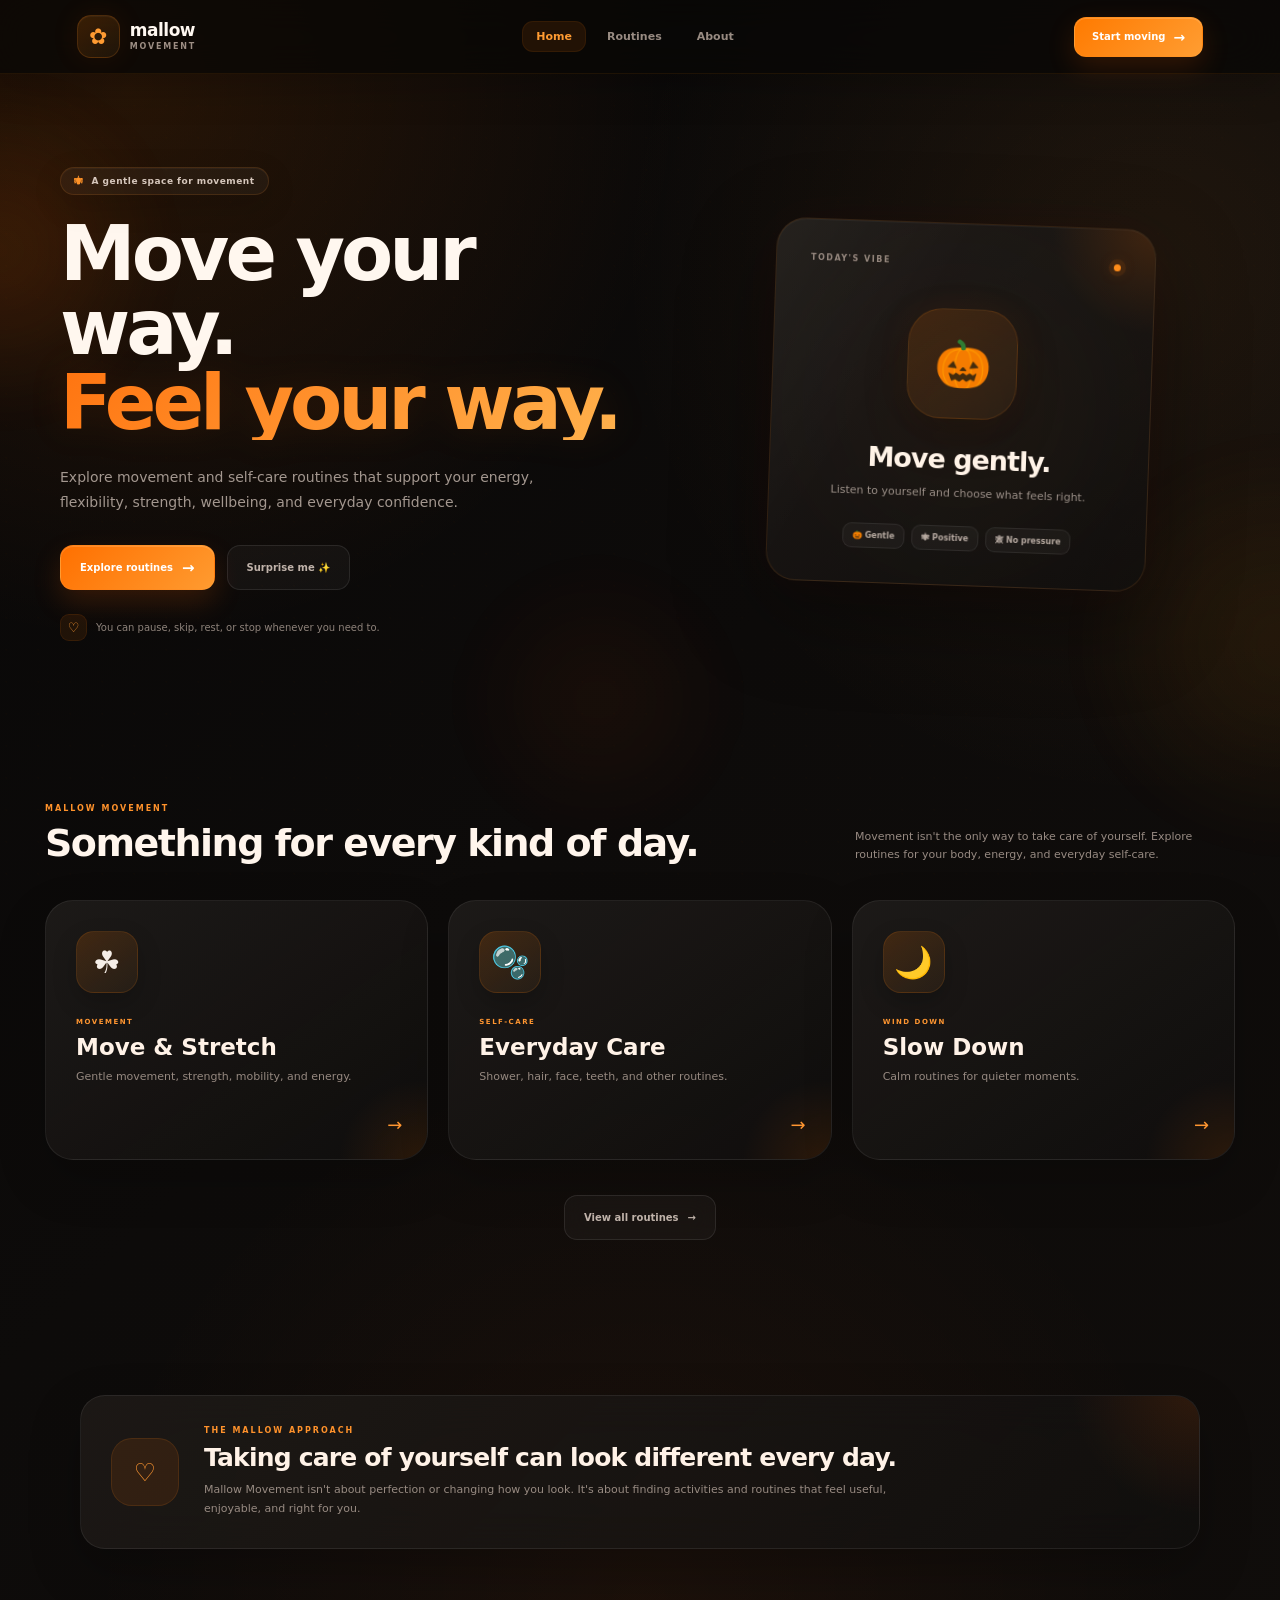
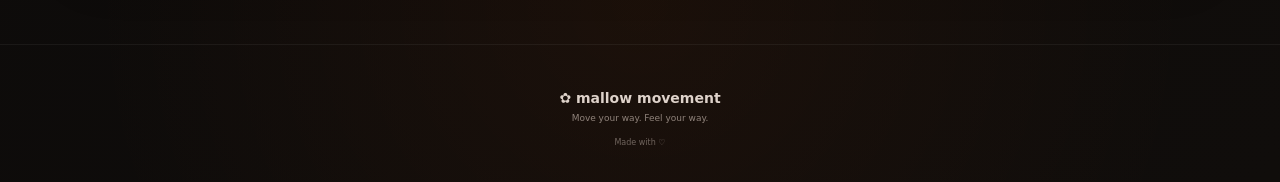
<file: index.html>
<!DOCTYPE html>
<html lang="en">
<head>
  <meta charset="UTF-8">
  <meta
    name="viewport"
    content="width=device-width, initial-scale=1.0"
  >

  <title>Mallow Movement — Move Your Way</title>

  <link rel="stylesheet" href="style.css">
</head>

<body>

  <div class="background-glow glow-one"></div>
  <div class="background-glow glow-two"></div>
  <div class="background-glow glow-three"></div>


  <!-- Navigation -->
  <nav class="navbar">

    <a href="index.html" class="brand">

      <div class="brand-flower">
        ✿
      </div>

      <div>
        <strong>mallow</strong>
        <span>movement</span>
      </div>

    </a>


    <div class="nav-links">

      <a href="index.html" class="active">
        Home
      </a>

      <a href="routines.html">
        Routines
      </a>

      <a href="#about">
        About
      </a>

    </div>


    <a
      href="routines.html"
      class="start-button"
    >
      Start moving
      <span>→</span>
    </a>

  </nav>



  <!-- Main -->
  <main>


    <!-- Hero -->
    <section class="hero">

      <div class="hero-content">

        <div class="welcome-pill">
          <span>🕷</span>
          A gentle space for movement
        </div>


        <h1>
          Move your way.
          <span>Feel your way.</span>
        </h1>


        <p>
          Explore movement and self-care routines that
          support your energy, flexibility, strength,
          wellbeing, and everyday confidence.
        </p>


        <div class="hero-buttons">

          <a
            href="routines.html"
            class="primary-button"
          >
            Explore routines
            <span>→</span>
          </a>


          <button
            class="secondary-button"
            onclick="surpriseMe()"
          >
            Surprise me ✨
          </button>

        </div>


        <div class="hero-note">

          <span>♡</span>

          <p>
            You can pause, skip, rest, or stop whenever
            you need to.
          </p>

        </div>

      </div>



      <!-- Hero visual -->
      <div class="hero-visual">

        <div class="visual-glow"></div>

        <div class="visual-card">

          <div class="visual-top">

            <span>
              TODAY'S VIBE
            </span>

            <span class="status-dot"></span>

          </div>


          <div class="visual-flower">
            🎃
          </div>


          <h2>
            Move gently.
          </h2>


          <p>
            Listen to yourself and choose what feels right.
          </p>


          <div class="visual-tags">

            <span>🎃 Gentle</span>
            <span>🕷 Positive</span>
            <span>🕸 No pressure</span>

          </div>

        </div>

      </div>

    </section>



    <!-- Featured -->
    <section class="featured-section">

      <div class="section-heading">

        <div>

          <span class="eyebrow">
            MALLOW MOVEMENT
          </span>

          <h2>
            Something for every kind of day.
          </h2>

        </div>


        <p>
          Movement isn't the only way to take care of
          yourself. Explore routines for your body,
          energy, and everyday self-care.
        </p>

      </div>


      <div class="feature-preview-grid">


        <a
          href="routines.html?category=movement"
          class="feature-preview-card green-card"
        >

          <span class="routine-icon">
            ☘
          </span>

          <span class="routine-label">
            MOVEMENT
          </span>

          <h3>
            Move & Stretch
          </h3>

          <p>
            Gentle movement, strength, mobility, and energy.
          </p>

          <span class="card-arrow">
            →
          </span>

        </a>



        <a
          href="routines.html?category=selfcare"
          class="feature-preview-card pink-card"
        >

          <span class="routine-icon">
            🫧
          </span>

          <span class="routine-label">
            SELF-CARE
          </span>

          <h3>
            Everyday Care
          </h3>

          <p>
            Shower, hair, face, teeth, and other routines.
          </p>

          <span class="card-arrow">
            →
          </span>

        </a>



        <a
          href="routines.html?category=relax"
          class="feature-preview-card purple-card"
        >

          <span class="routine-icon">
            🌙
          </span>

          <span class="routine-label">
            WIND DOWN
          </span>

          <h3>
            Slow Down
          </h3>

          <p>
            Calm routines for quieter moments.
          </p>

          <span class="card-arrow">
            →
          </span>

        </a>

      </div>


      <div class="view-all-wrapper">

        <a
          href="routines.html"
          class="secondary-button"
        >
          View all routines
          <span>→</span>
        </a>

      </div>

    </section>



    <!-- Philosophy -->
    <section
      class="philosophy-section"
      id="about"
    >

      <div class="philosophy-card">

        <div class="philosophy-icon">
          ♡
        </div>


        <div>

          <span class="eyebrow">
            THE MALLOW APPROACH
          </span>

          <h2>
            Taking care of yourself can look different every day.
          </h2>

          <p>
            Mallow Movement isn't about perfection or
            changing how you look. It's about finding
            activities and routines that feel useful,
            enjoyable, and right for you.
          </p>

        </div>

      </div>

    </section>

  </main>



  <!-- Footer -->
  <footer>

    <div class="footer-brand">
      ✿ mallow movement
    </div>

    <p>
      Move your way. Feel your way.
    </p>

    <span>
      Made with ♡
    </span>

  </footer>



  <script src="script.js"></script>

</body>
</html>
</file>
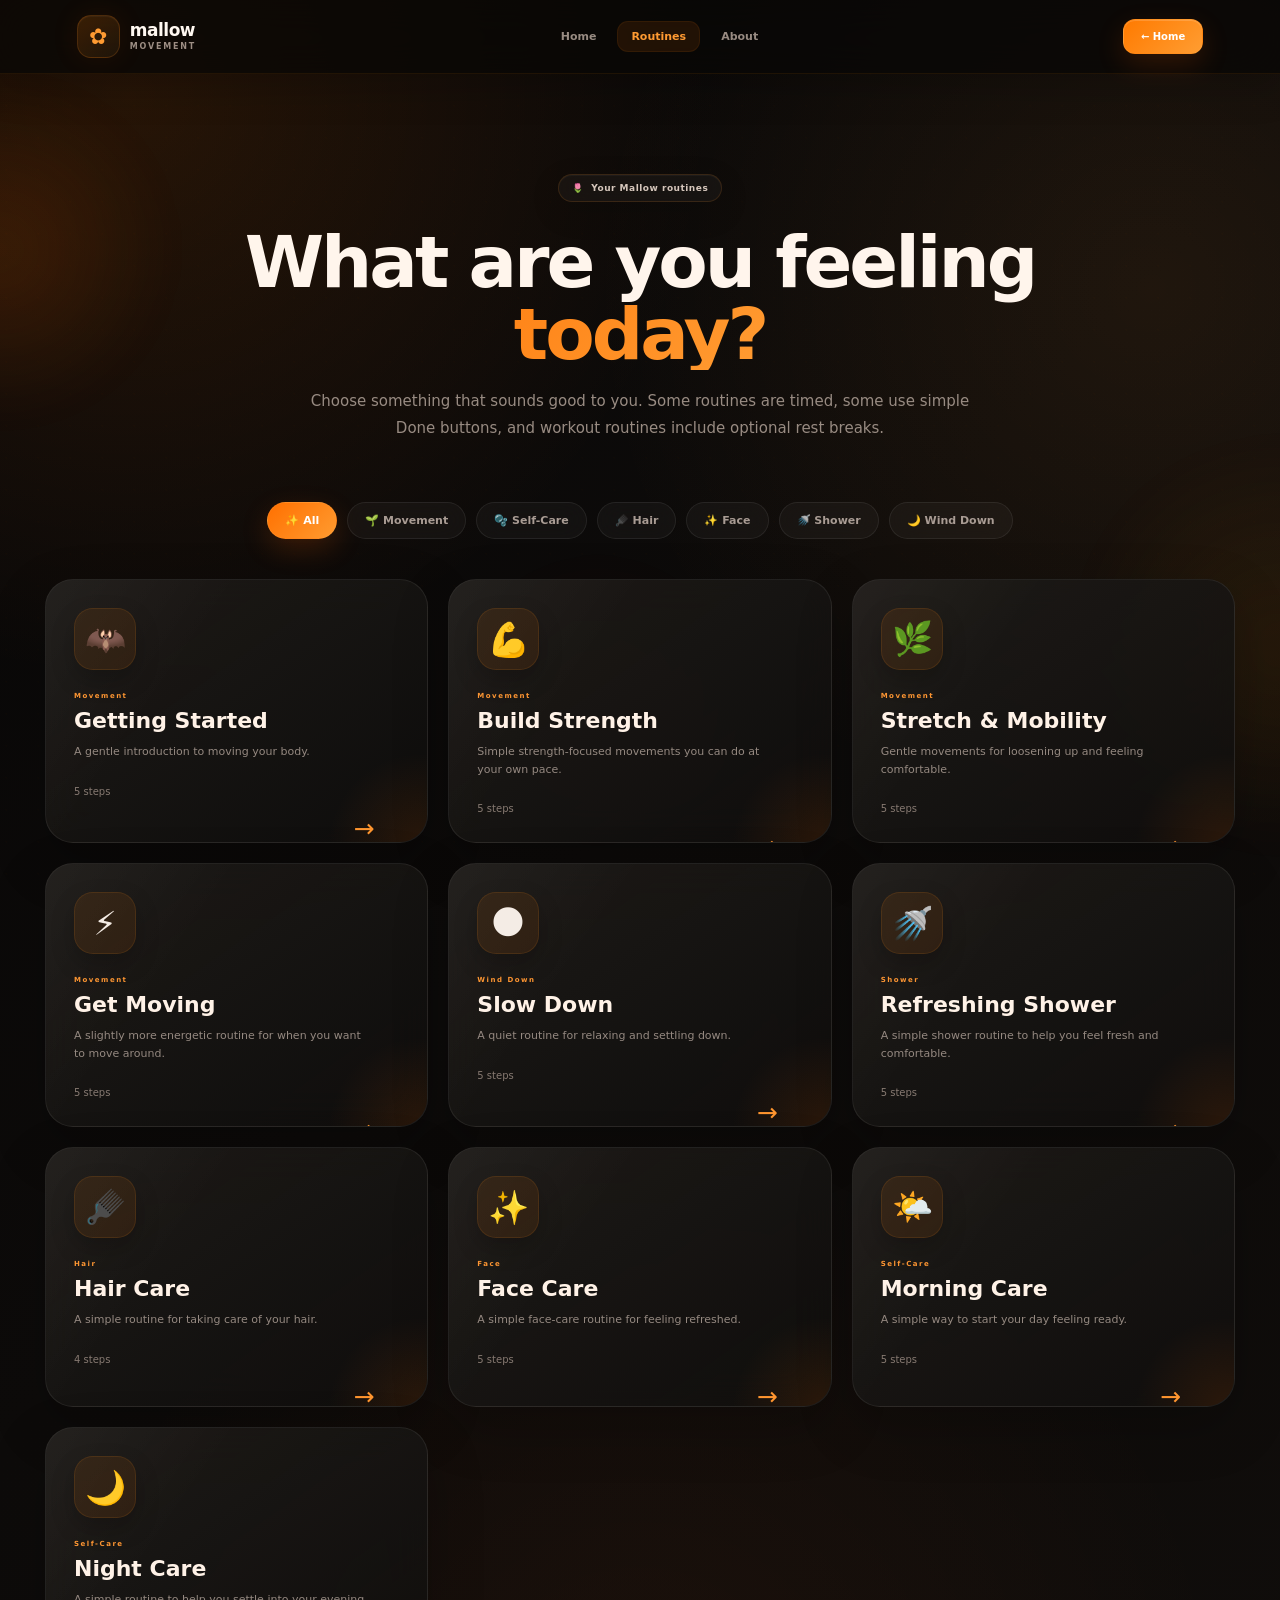
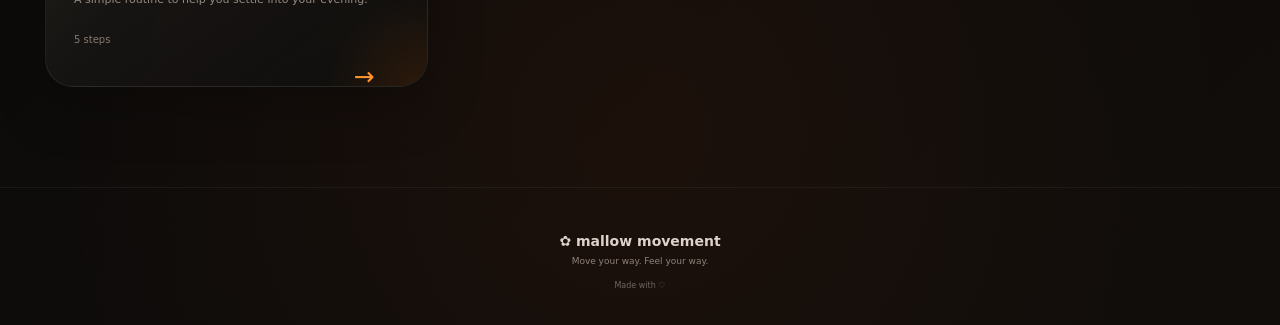
<file: routines.html>
<!DOCTYPE html>
<html lang="en">
<head>
  <meta charset="UTF-8">

  <meta
    name="viewport"
    content="width=device-width, initial-scale=1.0"
  >

  <title>Mallow Movement — Routines</title>

  <link rel="stylesheet" href="style.css">
</head>

<body>

  <div class="background-glow glow-one"></div>
  <div class="background-glow glow-two"></div>
  <div class="background-glow glow-three"></div>


  <!-- Navigation -->
  <nav class="navbar">

    <a href="index.html" class="brand">

      <div class="brand-flower">
        ✿
      </div>

      <div>
        <strong>mallow</strong>
        <span>movement</span>
      </div>

    </a>


    <div class="nav-links">

      <a href="index.html">
        Home
      </a>

      <a href="routines.html" class="active">
        Routines
      </a>

      <a href="index.html#about">
        About
      </a>

    </div>


    <a
      href="index.html"
      class="start-button"
    >
      ← Home
    </a>

  </nav>



  <!-- Routines Page -->
  <main class="routines-page">


    <section class="routines-hero">

      <div class="welcome-pill">
        <span>🌷</span>
        Your Mallow routines
      </div>


      <h1>
        What are you feeling
        <span>today?</span>
      </h1>


      <p>
        Choose something that sounds good to you.
        Some routines are timed, some use simple
        Done buttons, and workout routines include
        optional rest breaks.
      </p>

    </section>



    <!-- Category Filters -->
    <section class="category-section">

      <div class="category-tabs">

        <button
          class="category-tab active"
          data-category="all"
        >
          ✨ All
        </button>

        <button
          class="category-tab"
          data-category="movement"
        >
          🌱 Movement
        </button>

        <button
          class="category-tab"
          data-category="selfcare"
        >
          🫧 Self-Care
        </button>

        <button
          class="category-tab"
          data-category="hair"
        >
          🪮 Hair
        </button>

        <button
          class="category-tab"
          data-category="face"
        >
          ✨ Face
        </button>

        <button
          class="category-tab"
          data-category="shower"
        >
          🚿 Shower
        </button>

        <button
          class="category-tab"
          data-category="relax"
        >
          🌙 Wind Down
        </button>

      </div>

    </section>



    <!-- Routine Cards -->
    <section class="routine-library">

      <div
        class="routine-library-grid"
        id="routineGrid"
      ></div>

    </section>

  </main>



  <!-- Routine Player -->
  <div
    class="player-overlay"
    id="playerOverlay"
    hidden
  >

    <div class="player-card">


      <!-- Player Top -->
      <div class="player-top">

        <button
          class="player-close"
          id="playerClose"
          aria-label="Close routine"
        >
          ×
        </button>


        <div class="player-title-area">

          <span
            class="player-category"
            id="playerCategory"
          >
            ROUTINE
          </span>

          <h2 id="playerTitle">
            Routine
          </h2>

        </div>


        <div class="player-step-count">

          <span id="currentStep">
            1
          </span>

          /

          <span id="totalSteps">
            1
          </span>

        </div>

      </div>



      <!-- Progress -->
      <div class="player-progress">

        <div
          class="player-progress-bar"
          id="playerProgressBar"
        ></div>

      </div>



      <!-- Player Content -->
      <div class="player-content">


        <div
          class="player-icon"
          id="playerIcon"
        >
          🌱
        </div>


        <span
          class="player-label"
          id="playerLabel"
        >
          STEP
        </span>


        <h3 id="playerStepTitle">
          Get Ready
        </h3>


        <p
          class="player-description"
          id="playerDescription"
        >
          Your routine is about to begin.
        </p>



        <!-- Timer -->
        <div
          class="timer-area"
          id="timerArea"
        >

          <div
            class="timer-circle"
            id="timerCircle"
          >

            <span id="timerDisplay">
              0:30
            </span>

          </div>

        </div>



        <!-- Sets / Reps -->
        <div
          class="reps-area"
          id="repsArea"
          hidden
        >

          <div class="rep-box">

            <span>
              SETS
            </span>

            <strong id="setsDisplay">
              1
            </strong>

          </div>


          <div class="rep-box">

            <span>
              REPS
            </span>

            <strong id="repsDisplay">
              10
            </strong>

          </div>

        </div>



        <!-- Done -->
        <button
          class="player-done-button"
          id="playerDone"
          hidden
        >
          Done
          <span>✓</span>
        </button>



        <!-- Timer Controls -->
        <div
          class="timer-controls"
          id="timerControls"
        >

          <button
            class="pause-button"
            id="pauseButton"
          >
            Pause
          </button>

          <button
            class="skip-button"
            id="skipButton"
          >
            Skip →
          </button>

        </div>


      </div>

    </div>

  </div>



  <!-- Break Overlay -->
  <div
    class="break-overlay"
    id="breakOverlay"
    hidden
  >

    <div class="break-card">

      <div class="break-icon">
        🌸
      </div>


      <span class="eyebrow">
        NICE WORK
      </span>


      <h2>
        Take a break.
      </h2>


      <p>
        Rest for a moment before the next part.
      </p>


      <div class="break-timer">
        <span id="breakTimer">
          0:30
        </span>
      </div>


      <div class="break-buttons">

        <button
          class="primary-button"
          id="skipBreak"
        >
          Skip break
          <span>→</span>
        </button>


        <button
          class="secondary-button"
          id="moreBreak"
        >
          + 15 seconds
        </button>

      </div>

    </div>

  </div>



  <!-- Completion -->
  <div
    class="completion-overlay"
    id="completionOverlay"
    hidden
  >

    <div class="completion-card">

      <div class="completion-flower">
        🌷
      </div>


      <span class="eyebrow">
        ROUTINE COMPLETE
      </span>


      <h2>
        You did it! ✨
      </h2>


      <p id="completionMessage">
        You made some time for yourself today.
      </p>


      <div class="completion-stats">

        <div>

          <strong id="completedSteps">
            0
          </strong>

          <span>
            steps
          </span>

        </div>


        <div>

          <strong id="completedTime">
            0:00
          </strong>

          <span>
            active time
          </span>

        </div>

      </div>


      <div class="completion-buttons">

        <button
          class="primary-button"
          id="restartRoutine"
        >
          Do it again
          <span>↻</span>
        </button>


        <a
          href="routines.html"
          class="secondary-button"
        >
          Back to routines
          <span>→</span>
        </a>

      </div>

    </div>

  </div>



  <!-- Toast -->
  <div
    class="toast"
    id="toast"
  ></div>



  <footer>

    <div class="footer-brand">
      ✿ mallow movement
    </div>

    <p>
      Move your way. Feel your way.
    </p>

    <span>
      Made with ♡
    </span>

  </footer>



  <script src="script.js"></script>

</body>
</html>
</file>
<file: style.css>
/* =========================================================
   MALLOW MOVEMENT — HALLOWEEN EDITION
   Dark glass / orange glow / seasonal UI
========================================================= */


/* =========================================================
   GLOBAL
========================================================= */

* {
  box-sizing: border-box;
  margin: 0;
  padding: 0;
}

html {
  scroll-behavior: smooth;
}

body {
  min-height: 100vh;

  font-family:
    Inter,
    ui-sans-serif,
    system-ui,
    -apple-system,
    BlinkMacSystemFont,
    "Segoe UI",
    sans-serif;

  color: #f5eee8;

  background:
    radial-gradient(
      circle at 10% 5%,
      rgba(255, 115, 0, 0.12),
      transparent 27%
    ),
    radial-gradient(
      circle at 90% 15%,
      rgba(255, 153, 51, 0.08),
      transparent 28%
    ),
    radial-gradient(
      circle at 50% 90%,
      rgba(255, 94, 0, 0.055),
      transparent 32%
    ),
    linear-gradient(
      135deg,
      #080707 0%,
      #0d0b0a 45%,
      #100d0b 100%
    );

  overflow-x: hidden;
}

body::before {
  content: "";

  position: fixed;
  inset: 0;

  z-index: -3;

  pointer-events: none;

  background-image:
    radial-gradient(
      circle at 20% 30%,
      rgba(255, 128, 0, 0.035) 0 1px,
      transparent 1px
    );

  background-size: 32px 32px;

  opacity: 0.5;
}

button,
a {
  font: inherit;
}

button {
  cursor: pointer;
}

a {
  color: inherit;
}


/* =========================================================
   BACKGROUND
========================================================= */

.background-glow {
  position: fixed;

  z-index: -2;

  border-radius: 50%;

  pointer-events: none;

  filter: blur(30px);

  opacity: 0.8;

  animation: ambientFloat 9s ease-in-out infinite;
}

.glow-one {
  width: 340px;
  height: 340px;

  top: 80px;
  left: -170px;

  background:
    radial-gradient(
      circle,
      rgba(255, 102, 0, 0.19),
      transparent 70%
    );
}

.glow-two {
  width: 430px;
  height: 430px;

  top: 430px;
  right: -215px;

  background:
    radial-gradient(
      circle,
      rgba(255, 145, 0, 0.11),
      transparent 70%
    );

  animation-delay: -3s;
}

.glow-three {
  width: 300px;
  height: 300px;

  bottom: 50px;
  left: 35%;

  background:
    radial-gradient(
      circle,
      rgba(255, 82, 0, 0.075),
      transparent 70%
    );

  animation-delay: -6s;
}


/* =========================================================
   NAVIGATION
========================================================= */

.navbar {
  position: sticky;
  top: 0;

  z-index: 100;

  width: 100%;

  display: flex;
  align-items: center;
  justify-content: space-between;

  padding: 15px 6%;

  background:
    rgba(8, 7, 6, 0.76);

  border-bottom:
    1px solid rgba(255, 138, 0, 0.09);

  box-shadow:
    0 12px 40px rgba(0, 0, 0, 0.2);

  backdrop-filter: blur(25px);
  -webkit-backdrop-filter: blur(25px);
}


/* =========================================================
   BRAND
========================================================= */

.brand {
  display: flex;
  align-items: center;

  gap: 10px;

  text-decoration: none;
}

.brand-flower {
  width: 43px;
  height: 43px;

  display: grid;
  place-items: center;

  border-radius: 14px;

  color: #ff9b32;

  background:
    linear-gradient(
      145deg,
      rgba(255, 126, 0, 0.19),
      rgba(255, 173, 76, 0.07)
    );

  border:
    1px solid rgba(255, 139, 31, 0.18);

  box-shadow:
    0 0 30px rgba(255, 102, 0, 0.08),
    inset 0 1px 0 rgba(255, 255, 255, 0.04);

  font-size: 22px;

  transition:
    transform 0.25s ease,
    box-shadow 0.25s ease;
}

.brand:hover .brand-flower {
  transform: rotate(-8deg) scale(1.04);

  box-shadow:
    0 0 35px rgba(255, 102, 0, 0.16);
}

.brand div:last-child {
  display: flex;
  flex-direction: column;

  line-height: 1;
}

.brand strong {
  color: #fff8f1;

  font-size: 17px;

  letter-spacing: -0.5px;
}

.brand span {
  margin-top: 4px;

  color: #9d8e84;

  font-size: 8px;
  font-weight: 800;

  letter-spacing: 1.8px;

  text-transform: uppercase;
}


/* =========================================================
   NAV LINKS
========================================================= */

.nav-links {
  display: flex;
  align-items: center;

  gap: 7px;
}

.nav-links a {
  position: relative;

  padding: 9px 14px;

  color: #988b82;

  border-radius: 11px;

  text-decoration: none;

  font-size: 11px;
  font-weight: 700;

  transition:
    color 0.2s ease,
    background 0.2s ease,
    transform 0.2s ease;
}

.nav-links a:hover {
  color: #ffe2c5;

  background:
    rgba(255, 132, 0, 0.07);

  transform: translateY(-1px);
}

.nav-links a.active {
  color: #ff9b32;

  background:
    rgba(255, 119, 0, 0.1);

  box-shadow:
    inset 0 0 0 1px rgba(255, 130, 0, 0.08);
}


/* =========================================================
   START BUTTON
========================================================= */

.start-button {
  display: inline-flex;
  align-items: center;
  justify-content: center;

  gap: 8px;

  padding: 11px 17px;

  border: 1px solid rgba(255, 177, 83, 0.15);

  border-radius: 12px;

  color: #fff;

  background:
    linear-gradient(
      135deg,
      #ff7a00,
      #ff9d32
    );

  box-shadow:
    0 10px 28px rgba(255, 102, 0, 0.16),
    inset 0 1px 0 rgba(255, 255, 255, 0.16);

  font-size: 10px;
  font-weight: 850;

  text-decoration: none;

  transition:
    transform 0.2s ease,
    box-shadow 0.2s ease,
    filter 0.2s ease;
}

.start-button span {
  font-size: 14px;
}

.start-button:hover {
  transform: translateY(-2px);

  filter: brightness(1.08);

  box-shadow:
    0 15px 35px rgba(255, 102, 0, 0.25),
    inset 0 1px 0 rgba(255, 255, 255, 0.18);
}


/* =========================================================
   HERO
========================================================= */

.hero {
  width: min(1160px, calc(100% - 40px));

  margin: 0 auto;

  min-height: 650px;

  display: grid;

  grid-template-columns:
    1.05fr
    0.95fr;

  align-items: center;

  gap: 70px;

  padding: 80px 0 70px;
}


/* =========================================================
   HERO CONTENT
========================================================= */

.hero-content {
  animation:
    fadeUp 0.7s ease both;
}

.welcome-pill {
  width: fit-content;

  display: inline-flex;
  align-items: center;

  gap: 8px;

  padding: 8px 13px;

  color: #d6c7bc;

  background:
    rgba(255, 255, 255, 0.035);

  border:
    1px solid rgba(255, 146, 43, 0.14);

  border-radius: 999px;

  box-shadow:
    inset 0 1px 0 rgba(255, 255, 255, 0.035),
    0 10px 30px rgba(0, 0, 0, 0.15);

  font-size: 9px;
  font-weight: 800;

  letter-spacing: 0.5px;

  backdrop-filter: blur(14px);
}

.welcome-pill span {
  color: #ff9328;
}


.hero h1 {
  max-width: 650px;

  margin-top: 22px;

  color: #fff7ef;

  font-size:
    clamp(46px, 6vw, 76px);

  line-height: 0.98;

  letter-spacing: -4px;
}

.hero h1 span {
  display: block;

  background:
    linear-gradient(
      135deg,
      #ff7410,
      #ffb34e
    );

  -webkit-background-clip: text;
  background-clip: text;

  color: transparent;

  filter:
    drop-shadow(
      0 0 18px rgba(255, 112, 0, 0.1)
    );
}

.hero-content > p {
  max-width: 530px;

  margin-top: 25px;

  color: #a3978f;

  font-size: 14px;

  line-height: 1.8;
}


/* =========================================================
   HERO BUTTONS
========================================================= */

.hero-buttons {
  display: flex;
  align-items: center;

  gap: 12px;

  margin-top: 30px;
}

.primary-button,
.secondary-button {
  min-height: 45px;

  padding: 0 19px;

  border-radius: 13px;

  font-size: 10px;
  font-weight: 800;

  text-decoration: none;

  transition:
    transform 0.2s ease,
    box-shadow 0.2s ease,
    border-color 0.2s ease,
    background 0.2s ease;
}

.primary-button {
  display: inline-flex;
  align-items: center;

  justify-content: center;

  gap: 9px;

  border:
    1px solid rgba(255, 181, 92, 0.12);

  color: white;

  background:
    linear-gradient(
      135deg,
      #ff7000,
      #ff9b30
    );

  box-shadow:
    0 12px 28px rgba(255, 102, 0, 0.17),
    inset 0 1px 0 rgba(255, 255, 255, 0.15);
}

.primary-button span {
  font-size: 15px;
}

.secondary-button {
  display: inline-flex;
  align-items: center;
  justify-content: center;

  gap: 9px;

  color: #c0b3aa;

  background:
    rgba(255, 255, 255, 0.035);

  border:
    1px solid rgba(255, 255, 255, 0.09);

  backdrop-filter: blur(12px);
}

.primary-button:hover,
.secondary-button:hover {
  transform: translateY(-2px);
}

.primary-button:hover {
  box-shadow:
    0 17px 38px rgba(255, 102, 0, 0.25);
}

.secondary-button:hover {
  color: #fff0e0;

  border-color:
    rgba(255, 137, 24, 0.2);

  background:
    rgba(255, 119, 0, 0.07);
}


/* =========================================================
   HERO NOTE
========================================================= */

.hero-note {
  display: flex;
  align-items: center;

  gap: 9px;

  margin-top: 24px;
}

.hero-note span {
  width: 27px;
  height: 27px;

  display: grid;
  place-items: center;

  border-radius: 9px;

  color: #ff9b32;

  background:
    rgba(255, 119, 0, 0.09);

  border:
    1px solid rgba(255, 119, 0, 0.1);

  font-size: 13px;
}

.hero-note p {
  color: #8e827a;

  font-size: 10px;
}


/* =========================================================
   HERO VISUAL
========================================================= */

.hero-visual {
  position: relative;

  min-height: 430px;

  display: grid;
  place-items: center;

  animation:
    fadeUp 0.9s 0.12s ease both;
}

.visual-glow {
  position: absolute;

  width: 340px;
  height: 340px;

  border-radius: 50%;

  background:
    radial-gradient(
      circle,
      rgba(255, 112, 0, 0.16),
      rgba(255, 160, 55, 0.055),
      transparent 70%
    );

  filter: blur(7px);
}


.visual-card {
  position: relative;

  width: min(380px, 100%);

  padding: 34px;

  overflow: hidden;

  border-radius: 30px;

  background:
    linear-gradient(
      145deg,
      rgba(31, 27, 24, 0.92),
      rgba(17, 15, 14, 0.82)
    );

  border:
    1px solid rgba(255, 149, 50, 0.13);

  box-shadow:
    0 30px 90px rgba(0, 0, 0, 0.4),
    0 0 50px rgba(255, 93, 0, 0.045),
    inset 0 1px 0 rgba(255, 255, 255, 0.04);

  backdrop-filter: blur(25px);
  -webkit-backdrop-filter: blur(25px);

  transform: rotate(2deg);

  transition:
    transform 0.35s ease,
    box-shadow 0.35s ease;
}

.visual-card::before {
  content: "";

  position: absolute;

  width: 210px;
  height: 210px;

  right: -105px;
  top: -105px;

  border-radius: 50%;

  background:
    radial-gradient(
      circle,
      rgba(255, 110, 0, 0.17),
      transparent 70%
    );
}

.visual-card::after {
  content: "";

  position: absolute;

  inset: 0;

  pointer-events: none;

  background:
    linear-gradient(
      120deg,
      rgba(255, 255, 255, 0.035),
      transparent 35%
    );
}

.visual-card:hover {
  transform:
    rotate(0deg)
    translateY(-6px);

  box-shadow:
    0 38px 100px rgba(0, 0, 0, 0.5),
    0 0 65px rgba(255, 91, 0, 0.07);
}


.visual-top {
  position: relative;
  z-index: 2;

  display: flex;
  align-items: center;
  justify-content: space-between;

  color: #95877e;

  font-size: 8px;
  font-weight: 900;

  letter-spacing: 1.5px;
}

.status-dot {
  width: 7px;
  height: 7px;

  border-radius: 50%;

  background: #ff8c1a;

  box-shadow:
    0 0 0 5px rgba(255, 119, 0, 0.09),
    0 0 15px rgba(255, 119, 0, 0.35);

  animation:
    pulseOrange 2.2s ease-in-out infinite;
}


.visual-flower {
  width: 110px;
  height: 110px;

  display: grid;
  place-items: center;

  margin: 42px auto 25px;

  border-radius: 34px;

  background:
    linear-gradient(
      145deg,
      rgba(255, 113, 0, 0.16),
      rgba(255, 175, 74, 0.06)
    );

  border:
    1px solid rgba(255, 135, 22, 0.14);

  box-shadow:
    0 18px 40px rgba(0, 0, 0, 0.25),
    0 0 35px rgba(255, 104, 0, 0.07);

  font-size: 46px;

  animation:
    float 4s ease-in-out infinite;
}


.visual-card h2 {
  position: relative;
  z-index: 2;

  color: #fff3e7;

  text-align: center;

  font-size: 27px;

  letter-spacing: -1px;
}


.visual-card > p {
  position: relative;
  z-index: 2;

  max-width: 270px;

  margin: 10px auto 0;

  color: #9a8e86;

  text-align: center;

  font-size: 11px;

  line-height: 1.6;
}


.visual-tags {
  position: relative;
  z-index: 2;

  display: flex;

  justify-content: center;

  flex-wrap: wrap;

  gap: 7px;

  margin-top: 23px;
}

.visual-tags span {
  padding: 7px 9px;

  color: #b6a9a0;

  background:
    rgba(255, 255, 255, 0.035);

  border:
    1px solid rgba(255, 255, 255, 0.075);

  border-radius: 9px;

  font-size: 8px;
  font-weight: 800;
}


/* =========================================================
   SECTIONS
========================================================= */

.routines-section,
.philosophy-section {
  width: min(1120px, calc(100% - 40px));

  margin: 0 auto;

  padding: 75px 0;
}

.section-heading {
  display: flex;

  align-items: end;

  justify-content: space-between;

  gap: 40px;

  margin-bottom: 32px;
}

.eyebrow {
  display: block;

  margin-bottom: 8px;

  color: #ff922b;

  font-size: 8px;

  font-weight: 900;

  letter-spacing: 2px;
}

.section-heading h2 {
  color: #fff5ec;

  font-size:
    clamp(27px, 4vw, 38px);

  letter-spacing: -1.5px;
}

.section-heading > p {
  max-width: 380px;

  color: #978a82;

  font-size: 11px;

  line-height: 1.7;
}


/* =========================================================
   ROUTINE GRID
========================================================= */

.routine-grid {
  display: grid;

  grid-template-columns:
    repeat(2, minmax(0, 1fr));

  gap: 15px;
}

.routine-card {
  position: relative;

  min-height: 145px;

  display: flex;

  align-items: center;

  gap: 18px;

  padding: 22px;

  overflow: hidden;

  text-align: left;

  color: #f5eee8;

  border:
    1px solid rgba(255, 255, 255, 0.07);

  border-radius: 22px;

  background:
    linear-gradient(
      145deg,
      rgba(31, 28, 26, 0.84),
      rgba(17, 15, 14, 0.75)
    );

  box-shadow:
    0 15px 35px rgba(0, 0, 0, 0.18);

  backdrop-filter: blur(18px);
  -webkit-backdrop-filter: blur(18px);

  transition:
    transform 0.25s ease,
    box-shadow 0.25s ease,
    border-color 0.25s ease;
}

.routine-card::before {
  content: "";

  position: absolute;

  width: 170px;
  height: 170px;

  right: -100px;
  bottom: -110px;

  border-radius: 50%;

  background:
    rgba(255, 119, 0, 0.07);

  transition:
    transform 0.35s ease;
}

.routine-card::after {
  content: "";

  position: absolute;

  inset: 0;

  pointer-events: none;

  background:
    linear-gradient(
      125deg,
      rgba(255, 255, 255, 0.035),
      transparent 35%
    );
}

.routine-card:hover {
  transform: translateY(-5px);

  border-color:
    rgba(255, 125, 0, 0.2);

  box-shadow:
    0 24px 50px rgba(0, 0, 0, 0.3),
    0 0 30px rgba(255, 102, 0, 0.045);
}

.routine-card:hover::before {
  transform: scale(1.4);
}


/* =========================================================
   ROUTINE ICON
========================================================= */

.routine-icon {
  position: relative;

  z-index: 2;

  width: 58px;
  height: 58px;

  flex-shrink: 0;

  display: grid;

  place-items: center;

  border-radius: 18px;

  background:
    linear-gradient(
      145deg,
      rgba(255, 119, 0, 0.17),
      rgba(255, 168, 74, 0.055)
    );

  border:
    1px solid rgba(255, 132, 17, 0.13);

  box-shadow:
    0 10px 24px rgba(0, 0, 0, 0.2);

  font-size: 25px;

  transition:
    transform 0.25s ease,
    box-shadow 0.25s ease;
}

.routine-card:hover .routine-icon {
  transform:
    scale(1.07)
    rotate(-3deg);

  box-shadow:
    0 0 25px rgba(255, 102, 0, 0.1);
}


.routine-content {
  position: relative;

  z-index: 2;

  flex: 1;
}

.routine-label {
  display: block;

  margin-bottom: 5px;

  color: #ff9631;

  font-size: 7px;

  font-weight: 900;

  letter-spacing: 1.5px;
}

.routine-content h3 {
  color: #f8efe8;

  font-size: 16px;

  letter-spacing: -0.3px;
}

.routine-content p {
  max-width: 330px;

  margin-top: 6px;

  color: #968a82;

  font-size: 10px;

  line-height: 1.55;
}

.card-arrow {
  position: relative;

  z-index: 2;

  color: #ff9631;

  font-size: 18px;

  transition:
    transform 0.22s ease;
}

.routine-card:hover .card-arrow {
  transform: translateX(4px);
}


/* =========================================================
   CARD VARIATIONS
========================================================= */

.green-card .routine-icon,
.pink-card .routine-icon,
.purple-card .routine-icon,
.blue-card .routine-icon,
.lavender-card .routine-icon,
.surprise-card .routine-icon {
  background:
    linear-gradient(
      145deg,
      rgba(255, 119, 0, 0.17),
      rgba(255, 173, 79, 0.055)
    );
}


/* =========================================================
   PHILOSOPHY
========================================================= */

.philosophy-card {
  position: relative;

  display: flex;

  align-items: center;

  gap: 25px;

  padding: 30px;

  overflow: hidden;

  border-radius: 25px;

  background:
    linear-gradient(
      135deg,
      rgba(31, 27, 24, 0.84),
      rgba(17, 15, 14, 0.75)
    );

  border:
    1px solid rgba(255, 255, 255, 0.075);

  box-shadow:
    0 20px 50px rgba(0, 0, 0, 0.25);

  backdrop-filter: blur(20px);
  -webkit-backdrop-filter: blur(20px);
}

.philosophy-card::before {
  content: "";

  position: absolute;

  width: 260px;
  height: 260px;

  right: -130px;
  top: -140px;

  border-radius: 50%;

  background:
    radial-gradient(
      circle,
      rgba(255, 102, 0, 0.13),
      transparent 70%
    );
}

.philosophy-icon {
  position: relative;

  z-index: 2;

  width: 68px;
  height: 68px;

  flex-shrink: 0;

  display: grid;

  place-items: center;

  border-radius: 21px;

  color: #ff9732;

  background:
    rgba(255, 119, 0, 0.1);

  border:
    1px solid rgba(255, 133, 23, 0.13);

  font-size: 25px;
}

.philosophy-card > div:last-child {
  position: relative;

  z-index: 2;
}

.philosophy-card h2 {
  color: #fff2e7;

  font-size: 25px;

  letter-spacing: -0.8px;
}

.philosophy-card p {
  max-width: 720px;

  margin-top: 9px;

  color: #988b82;

  font-size: 11px;

  line-height: 1.7;
}


/* =========================================================
   ROUTINES PAGE
========================================================= */

.routines-page {
  max-width: 1250px;

  margin: 0 auto;

  padding: 100px 30px 80px;
}

.routines-hero {
  max-width: 850px;

  margin: 0 auto 60px;

  text-align: center;
}

.routines-hero h1 {
  margin: 24px 0 18px;

  color: #fff5ec;

  font-size:
    clamp(42px, 6vw, 72px);

  line-height: 1;

  letter-spacing: -3px;
}

.routines-hero h1 span {
  display: block;

  background:
    linear-gradient(
      135deg,
      #ff6f00,
      #ffb14a
    );

  -webkit-background-clip: text;
  background-clip: text;

  color: transparent;
}

.routines-hero p {
  max-width: 680px;

  margin: auto;

  color: #988b82;

  font-size: 15px;

  line-height: 1.8;
}


/* =========================================================
   CATEGORY TABS
========================================================= */

.category-section {
  margin-bottom: 40px;
}

.category-tabs {
  display: flex;

  justify-content: center;

  flex-wrap: wrap;

  gap: 10px;
}

.category-tab {
  border:
    1px solid rgba(255, 255, 255, 0.075);

  background:
    rgba(255, 255, 255, 0.035);

  backdrop-filter: blur(14px);

  color: #a99c94;

  padding: 11px 17px;

  border-radius: 999px;

  cursor: pointer;

  font: inherit;

  font-size: 11px;
  font-weight: 700;

  transition:
    0.25s ease;
}

.category-tab:hover {
  transform: translateY(-2px);

  color: #ffe5cf;

  background:
    rgba(255, 119, 0, 0.07);

  border-color:
    rgba(255, 133, 17, 0.14);
}

.category-tab.active {
  color: white;

  border-color:
    rgba(255, 166, 78, 0.2);

  background:
    linear-gradient(
      135deg,
      #ff7000,
      #ff9b30
    );

  box-shadow:
    0 10px 28px rgba(255, 102, 0, 0.18);
}


/* =========================================================
   ROUTINE LIBRARY
========================================================= */

.routine-library {
  margin-top: 30px;
}

.routine-library-grid {
  display: grid;

  grid-template-columns:
    repeat(3, minmax(0, 1fr));

  gap: 20px;
}

.library-card {
  position: relative;

  overflow: hidden;

  text-align: left;

  border:
    1px solid rgba(255, 255, 255, 0.075);

  border-radius: 28px;

  padding: 28px;

  min-height: 260px;

  cursor: pointer;

  color: #f4ece5;

  font: inherit;

  background:
    linear-gradient(
      145deg,
      rgba(31, 28, 26, 0.9),
      rgba(16, 14, 13, 0.78)
    );

  backdrop-filter: blur(20px);

  box-shadow:
    0 20px 55px rgba(0, 0, 0, 0.22);

  transition:
    transform 0.3s ease,
    box-shadow 0.3s ease,
    border-color 0.3s ease;
}

.library-card:hover {
  transform: translateY(-7px);

  border-color:
    rgba(255, 127, 14, 0.2);

  box-shadow:
    0 30px 70px rgba(0, 0, 0, 0.35),
    0 0 35px rgba(255, 102, 0, 0.045);
}

.library-card::before {
  content: "";

  position: absolute;

  width: 190px;
  height: 190px;

  right: -90px;
  bottom: -100px;

  border-radius: 50%;

  background:
    radial-gradient(
      circle,
      rgba(255, 108, 0, 0.12),
      transparent 70%
    );
}

.library-card::after {
  content: "";

  position: absolute;

  inset: 0;

  pointer-events: none;

  background:
    linear-gradient(
      125deg,
      rgba(255, 255, 255, 0.035),
      transparent 35%
    );
}

.library-card-icon {
  position: relative;

  z-index: 2;

  width: 62px;
  height: 62px;

  display: grid;

  place-items: center;

  margin-bottom: 22px;

  border-radius: 19px;

  background:
    rgba(255, 119, 0, 0.09);

  border:
    1px solid rgba(255, 137, 25, 0.12);

  font-size: 33px;

  box-shadow:
    0 10px 25px rgba(0, 0, 0, 0.2);
}

.library-card h3 {
  position: relative;

  z-index: 2;

  margin: 8px 0 10px;

  color: #fff2e7;

  font-size: 22px;
}

.library-card p {
  position: relative;

  z-index: 2;

  max-width: 300px;

  color: #958981;

  line-height: 1.6;

  font-size: 11px;
}

.library-card-footer {
  position: relative;

  z-index: 2;

  display: flex;

  gap: 12px;

  margin-top: 25px;

  color: #877a72;

  font-size: 10px;
}

.library-card-arrow {
  position: absolute;

  z-index: 3;

  right: 25px;
  top: 28px;

  color: #ff9630;

  font-size: 25px;

  transition:
    transform 0.25s ease;
}

.library-card:hover .library-card-arrow {
  transform: translateX(5px);
}


/* =========================================================
   LIBRARY CATEGORY ACCENTS
========================================================= */

.library-card.movement,
.library-card.selfcare,
.library-card.hair,
.library-card.face,
.library-card.shower,
.library-card.relax {
  background:
    linear-gradient(
      145deg,
      rgba(30, 27, 24, 0.94),
      rgba(15, 14, 13, 0.82)
    );
}


/* =========================================================
   FEATURED HOMEPAGE CARDS
========================================================= */

.featured-section {
  max-width: 1250px;

  margin: 0 auto;

  padding: 80px 30px;
}

.feature-preview-grid {
  display: grid;

  grid-template-columns:
    repeat(3, 1fr);

  gap: 20px;

  margin-top: 35px;
}

.feature-preview-card {
  position: relative;

  min-height: 260px;

  padding: 30px;

  overflow: hidden;

  border-radius: 28px;

  text-decoration: none;

  color: #f5eee8;

  border:
    1px solid rgba(255, 255, 255, 0.07);

  background:
    linear-gradient(
      145deg,
      rgba(31, 28, 26, 0.88),
      rgba(16, 14, 13, 0.78)
    );

  box-shadow:
    0 20px 50px rgba(0, 0, 0, 0.2);

  transition:
    transform 0.3s ease,
    border-color 0.3s ease,
    box-shadow 0.3s ease;
}

.feature-preview-card::before {
  content: "";

  position: absolute;

  width: 170px;
  height: 170px;

  right: -80px;
  bottom: -90px;

  border-radius: 50%;

  background:
    radial-gradient(
      circle,
      rgba(255, 112, 0, 0.12),
      transparent 70%
    );
}

.feature-preview-card:hover {
  transform: translateY(-6px);

  border-color:
    rgba(255, 128, 15, 0.18);

  box-shadow:
    0 30px 70px rgba(0, 0, 0, 0.32);
}

.feature-preview-card .routine-icon {
  position: relative;

  z-index: 2;

  display: grid;

  width: 62px;
  height: 62px;

  margin-bottom: 25px;

  font-size: 31px;
}

.feature-preview-card .routine-label,
.feature-preview-card h3,
.feature-preview-card p {
  position: relative;

  z-index: 2;
}

.feature-preview-card h3 {
  color: #fff2e7;

  font-size: 23px;

  margin: 8px 0;
}

.feature-preview-card p {
  color: #968980;

  font-size: 11px;

  line-height: 1.6;
}

.feature-preview-card .card-arrow {
  position: absolute;

  z-index: 3;

  right: 25px;
  bottom: 24px;
}

.view-all-wrapper {
  display: flex;

  justify-content: center;

  margin-top: 35px;
}


/* =========================================================
   PLAYER OVERLAYS
========================================================= */

.player-overlay,
.break-overlay,
.completion-overlay {
  position: fixed;

  inset: 0;

  z-index: 1000;

  display: flex;

  align-items: center;

  justify-content: center;

  padding: 25px;

  background:
    rgba(3, 3, 3, 0.72);

  backdrop-filter: blur(22px);
  -webkit-backdrop-filter: blur(22px);
}

.player-overlay[hidden],
.break-overlay[hidden],
.completion-overlay[hidden] {
  display: none;
}


/* =========================================================
   PLAYER CARD
========================================================= */

.player-card {
  width: min(700px, 100%);

  max-height: 90vh;

  overflow: auto;

  border-radius: 34px;

  background:
    linear-gradient(
      145deg,
      rgba(30, 27, 24, 0.97),
      rgba(13, 12, 11, 0.97)
    );

  border:
    1px solid rgba(255, 139, 30, 0.16);

  box-shadow:
    0 45px 120px rgba(0, 0, 0, 0.6),
    0 0 70px rgba(255, 93, 0, 0.06);

  backdrop-filter: blur(30px);

  animation:
    playerIn 0.35s ease;
}

@keyframes playerIn {
  from {
    opacity: 0;

    transform:
      translateY(20px)
      scale(.97);
  }

  to {
    opacity: 1;

    transform:
      translateY(0)
      scale(1);
  }
}


/* =========================================================
   PLAYER TOP
========================================================= */

.player-top {
  display: flex;

  align-items: center;

  gap: 18px;

  padding: 25px 28px;
}

.player-close {
  width: 42px;
  height: 42px;

  flex-shrink: 0;

  border: 1px solid rgba(255, 255, 255, 0.07);

  border-radius: 50%;

  color: #b8aaa1;

  background:
    rgba(255, 255, 255, 0.035);

  font-size: 25px;

  cursor: pointer;

  transition:
    transform 0.2s ease,
    background 0.2s ease,
    color 0.2s ease;
}

.player-close:hover {
  color: #ff9a32;

  background:
    rgba(255, 119, 0, 0.08);

  transform: rotate(6deg);
}

.player-title-area {
  flex: 1;
}

.player-title-area h2 {
  margin: 4px 0 0;

  color: #fff2e7;

  font-size: 23px;
}

.player-category,
.player-label {
  color: #ff9630;

  font-size: 10px;

  letter-spacing: 1.5px;

  font-weight: 800;
}

.player-step-count {
  color: #9b8d84;

  font-weight: 700;
}

.player-progress {
  height: 7px;

  margin: 0 28px;

  border-radius: 99px;

  background:
    rgba(255, 255, 255, 0.065);

  overflow: hidden;
}

.player-progress-bar {
  height: 100%;

  width: 0;

  border-radius: inherit;

  background:
    linear-gradient(
      90deg,
      #ff6800,
      #ffab3d
    );

  box-shadow:
    0 0 16px rgba(255, 102, 0, 0.35);

  transition:
    width .35s ease;
}


/* =========================================================
   PLAYER CONTENT
========================================================= */

.player-content {
  padding: 45px 35px 40px;

  text-align: center;
}

.player-icon {
  width: 88px;
  height: 88px;

  display: grid;

  place-items: center;

  margin: 0 auto 20px;

  border-radius: 27px;

  background:
    linear-gradient(
      145deg,
      rgba(255, 119, 0, 0.15),
      rgba(255, 171, 71, 0.045)
    );

  border:
    1px solid rgba(255, 137, 23, 0.14);

  box-shadow:
    0 18px 40px rgba(0, 0, 0, 0.25),
    0 0 30px rgba(255, 102, 0, 0.05);

  font-size: 50px;
}

.player-content h3 {
  margin: 8px 0 12px;

  color: #fff3e8;

  font-size: 32px;

  letter-spacing: -1px;
}

.player-description {
  max-width: 500px;

  margin: auto;

  color: #978a82;

  line-height: 1.7;
}


/* =========================================================
   TIMER
========================================================= */

.timer-area {
  display: flex;

  justify-content: center;

  margin: 35px 0;
}

.timer-circle {
  width: 210px;
  height: 210px;

  display: flex;

  align-items: center;

  justify-content: center;

  border-radius: 50%;

  background:
    radial-gradient(
      circle,
      #171412 0 56%,
      rgba(255, 119, 0, 0.05) 57%,
      rgba(255, 119, 0, 0.4) 67%,
      rgba(255, 168, 68, 0.15) 68%,
      rgba(255, 119, 0, 0.02) 73%
    );

  border:
    1px solid rgba(255, 132, 17, 0.14);

  box-shadow:
    0 25px 60px rgba(0, 0, 0, 0.35),
    0 0 45px rgba(255, 102, 0, 0.08);
}

.timer-circle span {
  color: #fff2e7;

  font-size: 42px;

  font-weight: 850;

  letter-spacing: -1px;
}


/* =========================================================
   REPS
========================================================= */

.reps-area {
  display: flex;

  justify-content: center;

  gap: 15px;

  margin: 35px 0;
}

.rep-box {
  min-width: 120px;

  padding: 22px;

  border-radius: 20px;

  background:
    rgba(255, 255, 255, 0.035);

  border:
    1px solid rgba(255, 255, 255, 0.065);

  box-shadow:
    inset 0 1px 0 rgba(255, 255, 255, 0.025);
}

.rep-box span {
  display: block;

  color: #94867e;

  font-size: 10px;

  letter-spacing: 1px;

  opacity: .8;
}

.rep-box strong {
  display: block;

  margin-top: 7px;

  color: #fff0e4;

  font-size: 30px;
}


/* =========================================================
   PLAYER BUTTONS
========================================================= */

.player-done-button {
  border:
    1px solid rgba(255, 179, 88, 0.14);

  padding: 16px 35px;

  border-radius: 999px;

  color: white;

  background:
    linear-gradient(
      135deg,
      #ff6b00,
      #ff9e32
    );

  font-size: 16px;

  font-weight: 750;

  cursor: pointer;

  box-shadow:
    0 14px 32px rgba(255, 102, 0, 0.2);

  transition:
    transform .2s ease,
    box-shadow .2s ease;
}

.player-done-button:hover {
  transform: translateY(-2px);

  box-shadow:
    0 18px 40px rgba(255, 102, 0, 0.3);
}

.player-done-button span {
  margin-left: 8px;
}

.timer-controls {
  display: flex;

  justify-content: center;

  gap: 12px;

  margin-top: 25px;
}

.pause-button,
.skip-button {
  padding: 12px 22px;

  border-radius: 999px;

  border:
    1px solid rgba(255, 255, 255, 0.08);

  color: #b5a9a0;

  background:
    rgba(255, 255, 255, 0.035);

  cursor: pointer;

  font: inherit;

  transition:
    background .2s ease,
    border-color .2s ease,
    color .2s ease,
    transform .2s ease;
}

.pause-button:hover,
.skip-button:hover {
  color: #ffe3cb;

  background:
    rgba(255, 119, 0, 0.075);

  border-color:
    rgba(255, 128, 15, 0.15);

  transform: translateY(-1px);
}


/* =========================================================
   BREAK / COMPLETION
========================================================= */

.break-card,
.completion-card {
  width: min(500px, 100%);

  padding: 45px 35px;

  text-align: center;

  border-radius: 34px;

  background:
    linear-gradient(
      145deg,
      rgba(30, 27, 24, 0.98),
      rgba(13, 12, 11, 0.98)
    );

  border:
    1px solid rgba(255, 139, 30, 0.15);

  box-shadow:
    0 45px 110px rgba(0, 0, 0, 0.6),
    0 0 55px rgba(255, 91, 0, 0.055);

  animation:
    playerIn .35s ease;
}

.break-icon,
.completion-flower {
  width: 90px;
  height: 90px;

  display: grid;

  place-items: center;

  margin: 0 auto 20px;

  border-radius: 28px;

  background:
    rgba(255, 119, 0, 0.09);

  border:
    1px solid rgba(255, 135, 23, 0.12);

  font-size: 55px;
}

.break-card h2,
.completion-card h2 {
  color: #fff2e7;

  font-size: 34px;

  margin: 10px 0;
}

.break-card p,
.completion-card p {
  color: #988b82;

  line-height: 1.7;
}

.break-timer {
  margin: 30px auto;

  color: #ff9a32;

  font-size: 48px;

  font-weight: 850;

  text-shadow:
    0 0 25px rgba(255, 102, 0, 0.18);
}

.break-buttons {
  display: flex;

  justify-content: center;

  flex-wrap: wrap;

  gap: 12px;
}


/* =========================================================
   COMPLETION
========================================================= */

.completion-stats {
  display: flex;

  justify-content: center;

  gap: 18px;

  margin: 30px 0;
}

.completion-stats div {
  min-width: 125px;

  padding: 18px;

  border-radius: 20px;

  background:
    rgba(255, 255, 255, 0.035);

  border:
    1px solid rgba(255, 255, 255, 0.06);
}

.completion-stats strong {
  display: block;

  color: #ff9a32;

  font-size: 27px;
}

.completion-stats span {
  display: block;

  margin-top: 5px;

  color: #92857c;

  font-size: 12px;
}


/* =========================================================
   COMPLETION BUTTONS
========================================================= */

.completion-buttons {
  display: flex;

  justify-content: center;

  flex-wrap: wrap;

  gap: 12px;
}


/* =========================================================
   TOAST
========================================================= */

.toast {
  position: fixed;

  left: 50%;
  bottom: 25px;

  z-index: 2000;

  max-width: calc(100% - 30px);

  padding: 12px 17px;

  color: white;

  background:
    linear-gradient(
      135deg,
      #ff6900,
      #ff9d32
    );

  border:
    1px solid rgba(255, 193, 103, 0.13);

  border-radius: 13px;

  box-shadow:
    0 15px 35px rgba(0, 0, 0, 0.4),
    0 0 25px rgba(255, 102, 0, 0.12);

  font-size: 10px;

  font-weight: 800;

  transform:
    translate(-50%, 20px);

  opacity: 0;

  pointer-events: none;

  transition:
    opacity 0.25s ease,
    transform 0.25s ease;
}

.toast.show {
  opacity: 1;

  transform:
    translate(-50%, 0);
}


/* =========================================================
   FOOTER
========================================================= */

footer {
  margin-top: 20px;

  padding: 45px 20px 35px;

  text-align: center;

  border-top:
    1px solid rgba(255, 255, 255, 0.055);
}

.footer-brand {
  color: #ded2ca;

  font-size: 14px;

  font-weight: 900;
}

footer p {
  margin-top: 7px;

  color: #8f827a;

  font-size: 9px;
}

footer > span {
  display: block;

  margin-top: 15px;

  color: #70655e;

  font-size: 8px;
}


/* =========================================================
   ANIMATIONS
========================================================= */

@keyframes fadeUp {
  from {
    opacity: 0;

    transform:
      translateY(20px);
  }

  to {
    opacity: 1;

    transform:
      translateY(0);
  }
}

@keyframes float {
  0%,
  100% {
    transform:
      translateY(0);
  }

  50% {
    transform:
      translateY(-8px);
  }
}

@keyframes pulseOrange {
  0%,
  100% {
    opacity: 1;

    box-shadow:
      0 0 0 5px rgba(255, 119, 0, 0.09),
      0 0 15px rgba(255, 119, 0, 0.35);
  }

  50% {
    opacity: .55;

    box-shadow:
      0 0 0 8px rgba(255, 119, 0, 0.035),
      0 0 25px rgba(255, 119, 0, 0.5);
  }
}

@keyframes ambientFloat {
  0%,
  100% {
    transform:
      translate(0, 0);
  }

  50% {
    transform:
      translate(12px, -18px);
  }
}


/* =========================================================
   RESPONSIVE — 950px
========================================================= */

@media (max-width: 950px) {

  .routine-library-grid {
    grid-template-columns:
      repeat(2, 1fr);
  }

  .feature-preview-grid {
    grid-template-columns:
      repeat(2, 1fr);
  }
}


/* =========================================================
   RESPONSIVE — 900px
========================================================= */

@media (max-width: 900px) {

  .navbar {
    padding: 14px 4%;
  }

  .nav-links {
    display: none;
  }

  .hero {
    grid-template-columns: 1fr;

    gap: 40px;

    padding-top: 55px;
  }

  .hero-content {
    max-width: 700px;

    margin: 0 auto;

    text-align: center;
  }

  .welcome-pill {
    margin: 0 auto;
  }

  .hero h1 {
    margin-left: auto;
    margin-right: auto;
  }

  .hero-content > p {
    margin-left: auto;
    margin-right: auto;
  }

  .hero-buttons {
    justify-content: center;
  }

  .hero-note {
    justify-content: center;
  }

  .hero-visual {
    min-height: 380px;
  }
}


/* =========================================================
   RESPONSIVE — 650px
========================================================= */

@media (max-width: 650px) {

  .navbar {
    padding: 12px 18px;
  }

  .start-button {
    padding: 10px 12px;

    font-size: 9px;
  }

  .brand-flower {
    width: 37px;
    height: 37px;

    font-size: 19px;
  }

  .brand strong {
    font-size: 15px;
  }


  /* HERO */

  .hero {
    width: calc(100% - 28px);

    min-height: auto;

    padding: 50px 0 35px;
  }

  .hero h1 {
    font-size:
      clamp(42px, 13vw, 58px);

    letter-spacing: -3px;
  }

  .hero-content > p {
    font-size: 12px;
  }

  .hero-buttons {
    flex-direction: column;
  }

  .primary-button,
  .secondary-button {
    width: 100%;
  }

  .hero-visual {
    min-height: 340px;
  }

  .visual-card {
    padding: 25px;

    transform: rotate(0);
  }

  .visual-flower {
    width: 90px;
    height: 90px;

    margin-top: 32px;

    font-size: 38px;
  }


  /* SECTIONS */

  .routines-section,
  .philosophy-section {
    width: calc(100% - 28px);

    padding: 55px 0;
  }

  .section-heading {
    display: block;
  }

  .section-heading > p {
    margin-top: 13px;
  }


  /* ROUTINES */

  .routine-grid {
    grid-template-columns: 1fr;
  }

  .routine-card {
    min-height: 130px;

    padding: 18px;
  }


  /* PHILOSOPHY */

  .philosophy-card {
    align-items: flex-start;

    flex-direction: column;

    padding: 24px;
  }

  .philosophy-card h2 {
    font-size: 22px;
  }


  /* ROUTINES PAGE */

  .routines-page {
    padding: 70px 18px;
  }

  .routines-hero h1 {
    font-size: 45px;

    letter-spacing: -2px;
  }

  .routine-library-grid {
    grid-template-columns: 1fr;
  }

  .feature-preview-grid {
    grid-template-columns: 1fr;
  }

  .category-tabs {
    justify-content: flex-start;
  }


  /* PLAYER */

  .player-content {
    padding: 35px 22px;
  }

  .timer-circle {
    width: 180px;
    height: 180px;
  }

  .timer-circle span {
    font-size: 35px;
  }

  .completion-stats {
    gap: 8px;
  }

  .player-card,
  .break-card,
  .completion-card {
    border-radius: 27px;
  }
}


/* =========================================================
   RESPONSIVE — 430px
========================================================= */

@media (max-width: 430px) {

  .brand span {
    display: none;
  }

  .start-button {
    padding: 9px 10px;
  }

  .hero h1 {
    font-size: 43px;
  }

  .hero-note {
    align-items: flex-start;

    text-align: left;
  }

  .visual-tags {
    gap: 5px;
  }

  .visual-tags span {
    font-size: 7px;
  }

  .routine-card {
    gap: 12px;
  }

  .routine-icon {
    width: 50px;
    height: 50px;

    border-radius: 15px;

    font-size: 21px;
  }

  .routine-content h3 {
    font-size: 14px;
  }

  .routine-content p {
    font-size: 9px;
  }

  .card-arrow {
    display: none;
  }

  .modal-header h2,
  .player-title-area h2 {
    font-size: 20px;
  }

  .category-tab {
    padding: 10px 14px;

    font-size: 10px;
  }

  .player-top {
    padding: 18px;
  }

  .player-progress {
    margin: 0 18px;
  }

  .player-content h3 {
    font-size: 27px;
  }

  .timer-circle {
    width: 160px;
    height: 160px;
  }

  .break-buttons,
  .completion-buttons {
    flex-direction: column;
  }

  .break-buttons > *,
  .completion-buttons > * {
    width: 100%;

    justify-content: center;
  }

  .completion-stats div {
    min-width: 105px;

    padding: 15px 10px;
  }

  .completion-stats strong {
    font-size: 23px;
  }
}
</file>
